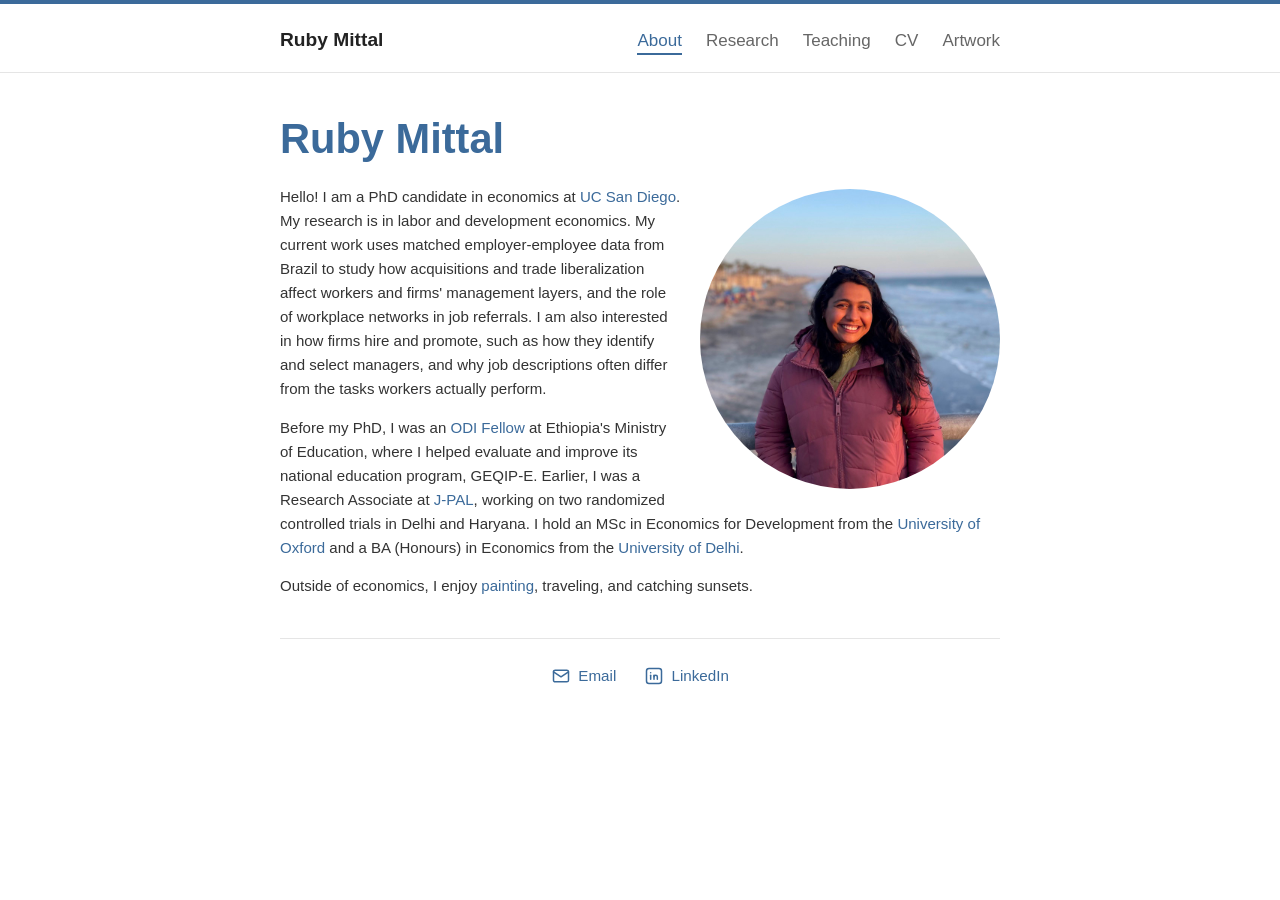
<file: index.html>
<!DOCTYPE html>
<html lang="en">
<head>
  <meta charset="utf-8">
  <meta name="viewport" content="width=device-width, initial-scale=1">
  <title>Ruby Mittal | Economics PhD Candidate, UC San Diego</title>
  <meta name="description" content="Ruby Mittal, PhD candidate in Economics at UC San Diego.">
  <!-- Link previews (WhatsApp, iMessage, Slack, LinkedIn, etc.) -->
  <meta property="og:type" content="website">
  <meta property="og:url" content="https://ruby-mittal.github.io/">
  <meta property="og:title" content="Ruby Mittal | Economics PhD Candidate, UC San Diego">
  <meta property="og:description" content="PhD candidate in Economics at UC San Diego, working in labor and development economics.">
  <meta property="og:image" content="https://ruby-mittal.github.io/images/headshot-circle.jpg">
  <meta property="og:image:alt" content="Photo of Ruby Mittal">
  <meta name="twitter:card" content="summary">
  <link rel="stylesheet" href="style.css">
</head>
<body>
  <header class="site-header">
    <nav class="nav" aria-label="Main">
      <a class="nav-name" href="index.html">Ruby Mittal</a>
      <ul class="nav-links">
        <li><a href="index.html" aria-current="page">About</a></li>
        <li><a href="research.html">Research</a></li>
        <li><a href="teaching.html">Teaching</a></li>
        <li><a href="files/Ruby_Mittal_CV.pdf" target="_blank" rel="noopener">CV</a></li>
        <li><a href="art.html">Artwork</a></li>
      </ul>
    </nav>
  </header>

  <main>
    <div class="intro">
      <div class="intro-text">
        <h1 class="home-name page-title">Ruby Mittal</h1>

        <!-- To change the photo: replace images/headshot-circle.jpg (a square crop works best) -->
        <img class="headshot" src="images/headshot-circle.jpg" alt="Photo of Ruby Mittal" width="300" height="300">

        <div class="bio">
          <p>Hello! I am a PhD candidate in economics at <a href="https://economics.ucsd.edu/" target="_blank" rel="noopener">UC San Diego</a>. My research is in labor and development economics. My current work uses matched employer-employee data from Brazil to study how acquisitions and trade liberalization affect workers and firms' management layers, and the role of workplace networks in job referrals. I am also interested in how firms hire and promote, such as how they identify and select managers, and why job descriptions often differ from the tasks workers actually perform.</p>
          <p>Before my PhD, I was an <a href="https://odi.org/en/fellowship-scheme/" target="_blank" rel="noopener">ODI Fellow</a> at Ethiopia's Ministry of Education, where I helped evaluate and improve its national education program, <span class="nowrap">GEQIP-E</span>. Earlier, I was a Research Associate at <a href="https://www.povertyactionlab.org/j-pal-south-asia" target="_blank" rel="noopener">J-PAL</a>, working on two randomized controlled trials in Delhi and Haryana. I hold an MSc in Economics for Development from the <a href="https://www.ox.ac.uk/" target="_blank" rel="noopener">University of Oxford</a> and a BA (Honours) in Economics from the <a href="https://www.du.ac.in/" target="_blank" rel="noopener">University of Delhi</a>.</p>
          <p>Outside of economics, I enjoy <a href="art.html">painting</a>, traveling, and catching sunsets.</p>
        </div>
      </div>
    </div>

    <ul class="contact-links">
      <li>
        <a href="mailto:rumittal@ucsd.edu">
          <svg viewBox="0 0 24 24" fill="none" stroke="currentColor" stroke-width="1.8" stroke-linecap="round" stroke-linejoin="round" aria-hidden="true"><rect x="3" y="5" width="18" height="14" rx="2"/><path d="M3 7l9 6 9-6"/></svg>
          Email
        </a>
      </li>
      <li>
        <a href="https://www.linkedin.com/in/ruby-mittal" target="_blank" rel="noopener">
          <svg viewBox="0 0 24 24" fill="none" stroke="currentColor" stroke-width="1.8" stroke-linecap="round" stroke-linejoin="round" aria-hidden="true"><rect x="3" y="3" width="18" height="18" rx="3"/><path d="M8 11v5"/><path d="M8 8v.01"/><path d="M12 16v-5"/><path d="M16 16v-3a2 2 0 0 0-4 0"/></svg>
          LinkedIn
        </a>
      </li>
    </ul>
  </main>

  <script src="script.js"></script>
</body>
</html>
</file>
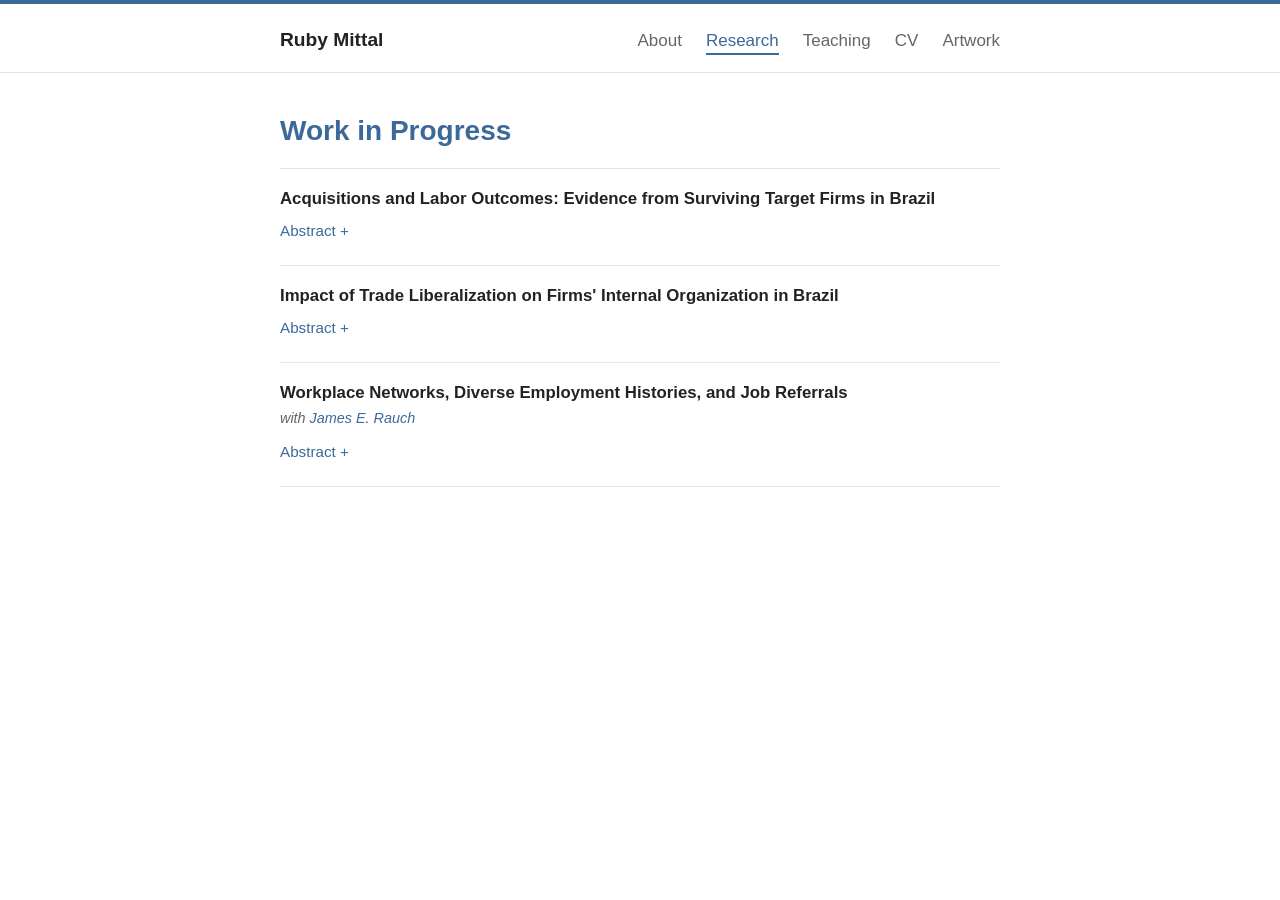
<file: research.html>
<!DOCTYPE html>
<html lang="en">
<head>
  <meta charset="utf-8">
  <meta name="viewport" content="width=device-width, initial-scale=1">
  <title>Research | Ruby Mittal</title>
  <link rel="stylesheet" href="style.css">
</head>
<body>
  <header class="site-header">
    <nav class="nav" aria-label="Main">
      <a class="nav-name" href="index.html">Ruby Mittal</a>
      <ul class="nav-links">
        <li><a href="index.html">About</a></li>
        <li><a href="research.html" aria-current="page">Research</a></li>
        <li><a href="teaching.html">Teaching</a></li>
        <li><a href="files/Ruby_Mittal_CV.pdf" target="_blank" rel="noopener">CV</a></li>
        <li><a href="art.html">Artwork</a></li>
      </ul>
    </nav>
  </header>

  <main>
    <h1 class="page-title">Work in Progress</h1>

    <!-- To add an abstract: replace the text inside <p class="abstract" ...> for that paper. -->

    <article class="paper">
      <h2 class="paper-title">Acquisitions and Labor Outcomes: Evidence from Surviving Target Firms in Brazil</h2>
      <button class="abstract-toggle" type="button" aria-expanded="false" aria-controls="abstract-1">Abstract</button>
      <p class="abstract" id="abstract-1" hidden>Using Brazil's ownership registry linked to matched employer-employee records, I study the impact of acquisitions where target firms survive as separate legal entities. Matched event-study estimates show significant post-acquisition gains in employment and average wages, and a strengthening of the management layer.</p>
    </article>

    <article class="paper">
      <h2 class="paper-title">Impact of Trade Liberalization on Firms' Internal Organization in Brazil</h2>
      <button class="abstract-toggle" type="button" aria-expanded="false" aria-controls="abstract-2">Abstract</button>
      <p class="abstract" id="abstract-2" hidden>Exploiting variation in import tariff cuts across industries in 1990s Brazil, I estimate a long-run difference-in-differences regression on firms' internal organization. I find no change in the number of hierarchical layers, but employment losses concentrate at the bottom layer.</p>
    </article>

    <article class="paper">
      <h2 class="paper-title">Workplace Networks, Diverse Employment Histories, and Job Referrals</h2>
      <p class="paper-coauthors">with <a href="https://econweb.ucsd.edu/~jrauch/" target="_blank" rel="noopener">James E. Rauch</a></p>
      <button class="abstract-toggle" type="button" aria-expanded="false" aria-controls="abstract-3">Abstract</button>
      <p class="abstract" id="abstract-3" hidden>We study whether diversity in coworkers' employment histories expands job referral opportunities for workers displaced by plant shutdowns. Specifically, we test whether displaced workers disproportionately find jobs in industries and municipalities where a former coworker previously worked.</p>
    </article>
  </main>

  <script src="script.js"></script>
</body>
</html>
</file>
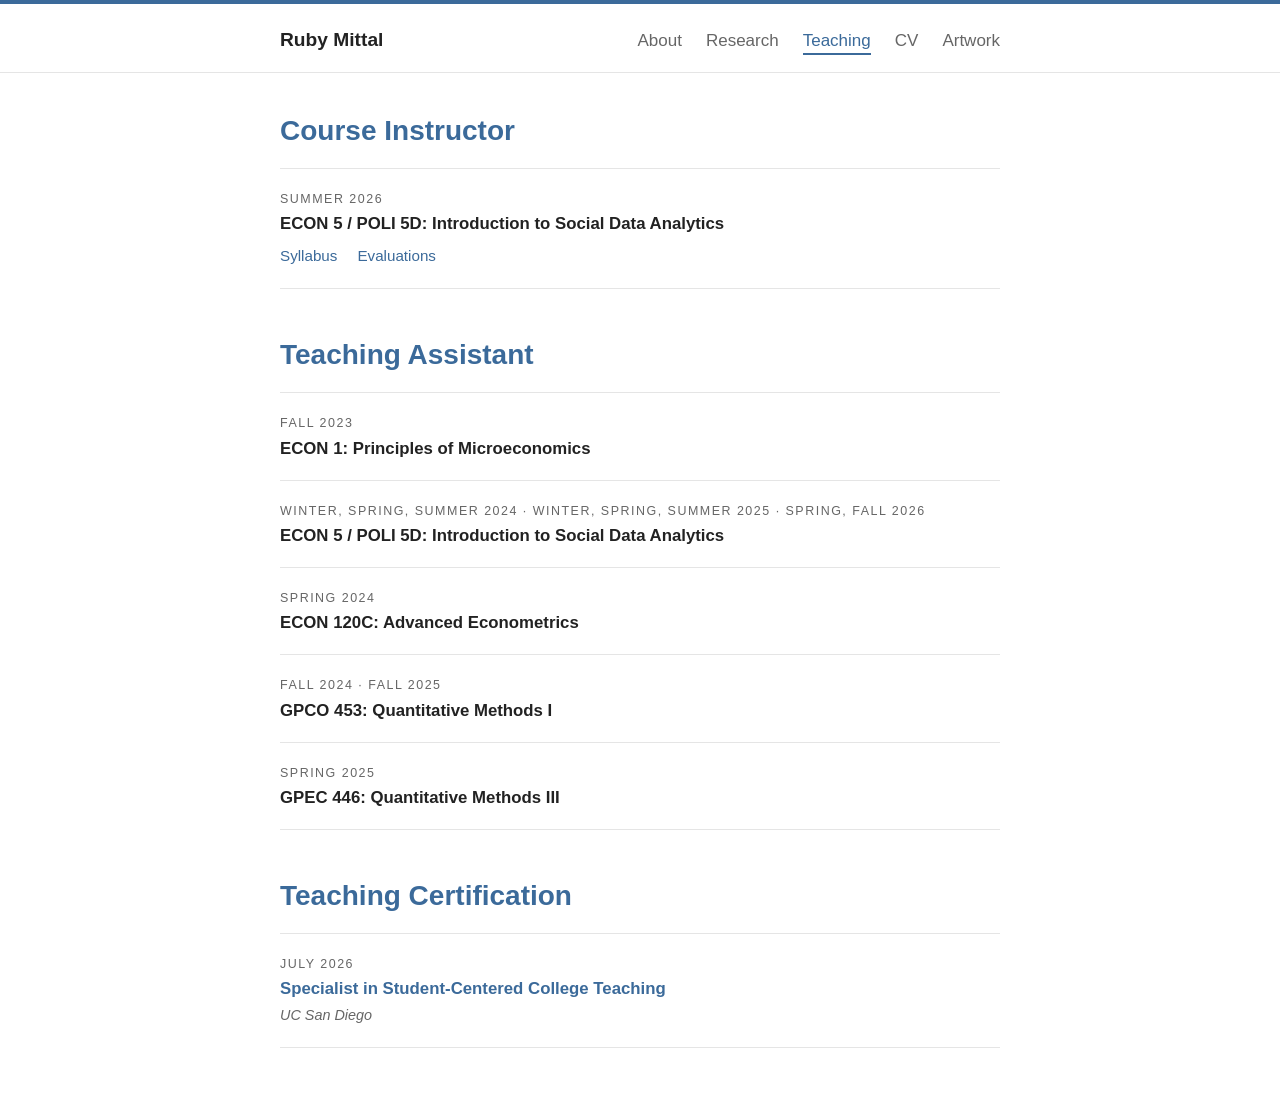
<file: teaching.html>
<!DOCTYPE html>
<html lang="en">
<head>
  <meta charset="utf-8">
  <meta name="viewport" content="width=device-width, initial-scale=1">
  <title>Teaching | Ruby Mittal</title>
  <link rel="stylesheet" href="style.css">
</head>
<body>
  <header class="site-header">
    <nav class="nav" aria-label="Main">
      <a class="nav-name" href="index.html">Ruby Mittal</a>
      <ul class="nav-links">
        <li><a href="index.html">About</a></li>
        <li><a href="research.html">Research</a></li>
        <li><a href="teaching.html" aria-current="page">Teaching</a></li>
        <li><a href="files/Ruby_Mittal_CV.pdf" target="_blank" rel="noopener">CV</a></li>
        <li><a href="art.html">Artwork</a></li>
      </ul>
    </nav>
  </header>

  <main>
    <h1 class="visually-hidden">Teaching</h1>

    <section class="teaching-section">
      <h2 class="section-title">Course Instructor</h2>
      <article class="paper">
        <p class="entry-when">Summer 2026</p>
        <h3 class="paper-title">ECON 5 / POLI 5D: Introduction to Social Data Analytics</h3>
        <p class="entry-links"><a href="files/teaching/ECON5_Summer2026_Syllabus.pdf" target="_blank" rel="noopener">Syllabus</a>
          <a href="files/teaching/ECON5_Summer2026_Evaluations.pdf" target="_blank" rel="noopener">Evaluations</a></p>
      </article>
    </section>

    <section class="teaching-section">
      <h2 class="section-title">Teaching Assistant</h2>
      <article class="paper">
        <p class="entry-when">Fall 2023</p>
        <h3 class="paper-title">ECON 1: Principles of Microeconomics</h3>
      </article>
      <article class="paper">
        <p class="entry-when">Winter, Spring, Summer 2024 · Winter, Spring, Summer 2025 · Spring, Fall 2026</p>
        <h3 class="paper-title">ECON 5 / POLI 5D: Introduction to Social Data Analytics</h3>
      </article>
      <article class="paper">
        <p class="entry-when">Spring 2024</p>
        <h3 class="paper-title">ECON 120C: Advanced Econometrics</h3>
      </article>
      <article class="paper">
        <p class="entry-when">Fall 2024 · Fall 2025</p>
        <h3 class="paper-title">GPCO 453: Quantitative Methods I</h3>
      </article>
      <article class="paper">
        <p class="entry-when">Spring 2025</p>
        <h3 class="paper-title">GPEC 446: Quantitative Methods III</h3>
      </article>
    </section>

    <section class="teaching-section">
      <h2 class="section-title">Teaching Certification</h2>
      <article class="paper">
        <p class="entry-when">July 2026</p>
        <h3 class="paper-title"><a href="https://app.issuebadge.com/v/2970LWW64" target="_blank" rel="noopener">Specialist in Student-Centered College Teaching</a></h3>
        <p class="entry-meta">UC San Diego</p>
      </article>
    </section>
  </main>

  <script src="script.js"></script>
</body>
</html>
</file>
<file: style.css>
/* Shared stylesheet for every page. Colors live in :root so they are easy to change. */

:root {
  --text: #333;
  --heading: #222;
  --muted: #666;
  --accent: #3b6a9a;      /* muted blue: links, current tab, hover */
  --accent-dark: #2c5078; /* accent on hover */
  --line: #e5e5e5;
  --placeholder: #e9e9e9;
  --page-width: 760px;
}

*,
*::before,
*::after {
  box-sizing: border-box;
}

html {
  -webkit-text-size-adjust: 100%;
}

body {
  margin: 0;
  background: #fff;
  color: var(--text);
  font-family: -apple-system, BlinkMacSystemFont, "Segoe UI", Roboto, "Helvetica Neue", Arial, sans-serif;
  font-size: 17px;
  line-height: 1.65;
}

img {
  max-width: 100%;
  display: block;
}

a {
  color: var(--accent);
  text-decoration: none;
}

a:hover {
  color: var(--accent-dark);
  text-decoration: underline;
}

a:focus-visible,
button:focus-visible {
  outline: 2px solid var(--accent);
  outline-offset: 3px;
  border-radius: 2px;
}

h1,
h2,
h3 {
  color: var(--heading);
  font-weight: 600;
  line-height: 1.25;
}

h1 {
  font-size: 2rem;
  margin: 0 0 1.5rem;
}

/* One shared style for page and section headings
   ("Work in Progress", "Course Instructor", "Teaching Assistant", "Artwork") */
.page-title,
.section-title {
  color: var(--accent);
  font-size: 1.75rem;
  font-weight: 600;
  line-height: 1.25;
  margin: 0 0 1.25rem;
}

h2 {
  font-size: 1.25rem;
  margin: 2.25rem 0 0.75rem;
}

/* Hidden on screen but read by screen readers */
.visually-hidden {
  position: absolute;
  width: 1px;
  height: 1px;
  overflow: hidden;
  clip: rect(0 0 0 0);
  white-space: nowrap;
}

/* ---------- Top navigation ---------- */

.site-header {
  border-top: 4px solid var(--accent); /* thin blue strip across the top */
  border-bottom: 1px solid var(--line);
}

.nav {
  max-width: var(--page-width);
  margin: 0 auto;
  padding: 1.25rem 1.25rem 1rem;
  display: flex;
  flex-wrap: wrap;
  align-items: baseline;
  justify-content: space-between;
  gap: 0.5rem 1.5rem;
}

.nav-name {
  color: var(--heading);
  font-size: 1.2rem;
  font-weight: 600;
}

.nav-name:hover {
  color: var(--heading);
  text-decoration: none;
}

.nav-links {
  display: flex;
  flex-wrap: wrap;
  gap: 0.25rem 1.5rem;
  margin: 0;
  padding: 0;
  list-style: none;
}

.nav-links a {
  color: var(--muted);
  padding-bottom: 0.2rem;
  border-bottom: 2px solid transparent;
}

.nav-links a:hover {
  color: var(--accent);
  text-decoration: none;
}

.nav-links a[aria-current="page"] {
  color: var(--accent);
  border-bottom-color: var(--accent);
}

/* ---------- Page content ---------- */

main {
  max-width: var(--page-width);
  margin: 0 auto;
  padding: 2.5rem 1.25rem 4rem;
}

/* ---------- Home ---------- */

.home-name {
  font-size: 2.6rem;
  margin-bottom: 1.25rem;
}

/* The photo floats right and the bio text wraps around its round edge */
.intro {
  display: flow-root;
}

.headshot {
  float: right;
  width: 300px;
  height: 300px;
  margin: 0.25rem 0 1rem 1.5rem;
  object-fit: cover;
  border-radius: 50%;
  shape-outside: ellipse(50% 60%); /* taller than the photo, so the text curves gently */
  shape-margin: 1rem;
  background: var(--placeholder);
}

.bio {
  font-size: 0.94rem;
  line-height: 1.6;
}

.bio p {
  margin: 0 0 0.9rem;
}

.bio p:last-child {
  margin-bottom: 0;
}

.contact-links {
  display: flex;
  flex-wrap: wrap;
  justify-content: center;
  gap: 0.75rem 1.75rem;
  margin: 2.5rem 0 0;
  padding: 1.5rem 0 0;
  border-top: 1px solid var(--line);
  list-style: none;
}

.contact-links a {
  display: inline-flex;
  align-items: center;
  gap: 0.45rem;
  font-size: 0.95rem;
}

.contact-links svg {
  width: 20px;
  height: 20px;
  flex-shrink: 0;
}

/* ---------- Research ---------- */

.paper {
  padding: 1.25rem 0;
  border-bottom: 1px solid var(--line);
}

.paper:first-of-type {
  border-top: 1px solid var(--line);
}

.paper-title {
  margin: 0;
  font-size: 1.05rem;
  font-weight: 600;
  color: var(--heading);
}

.paper-coauthors,
.entry-meta {
  margin: 0.2rem 0 0;
  color: var(--muted);
  font-size: 0.9rem;
  font-style: italic;
}

.abstract-toggle {
  margin-top: 0.5rem;
  padding: 0;
  border: 0;
  background: none;
  color: var(--accent);
  font: inherit;
  font-size: 0.95rem;
  cursor: pointer;
}

.abstract-toggle:hover {
  color: var(--accent-dark);
  text-decoration: underline;
}

.abstract-toggle::after {
  content: " +";
}

.abstract-toggle[aria-expanded="true"]::after {
  content: " -";
}

.abstract {
  margin: 0.5rem 0 0;
  color: var(--text);
  font-size: 0.97rem;
}

/* ---------- Teaching (entries reuse .paper styles) ---------- */

.teaching-section + .teaching-section {
  margin-top: 3rem;
}

/* Small all-caps line above each course, e.g. "WINTER 2023 · SPRING 2023" */
.entry-when {
  margin: 0 0 0.3rem;
  color: var(--muted);
  font-size: 0.78rem;
  font-weight: 500;
  letter-spacing: 0.12em;
  text-transform: uppercase;
}

.entry-links {
  display: flex;
  gap: 1.25rem;
  margin: 0.5rem 0 0;
  font-size: 0.95rem;
}

/* ---------- Art grid ---------- */

.art-grid {
  display: grid;
  grid-template-columns: repeat(3, 1fr);
  gap: 1.5rem 1rem;
  margin: 0;
  padding: 0;
  list-style: none;
}

.art-grid figure {
  margin: 0;
}

.art-thumb {
  display: block;
  width: 100%;
  padding: 0;
  border: 0;
  background: var(--placeholder);
  cursor: zoom-in;
}

.art-thumb img {
  width: 100%;
  aspect-ratio: 1 / 1;
  object-fit: cover;
  transition: opacity 0.15s;
}

.art-thumb:hover img {
  opacity: 0.85;
}

.art-grid figcaption {
  margin-top: 0.4rem;
  text-align: center;
  font-size: 0.85rem;
  color: var(--muted);
}

/* ---------- Lightbox ---------- */

.lightbox {
  width: 100%;
  height: 100%;
  max-width: none;
  max-height: none;
  margin: 0;
  padding: 0;
  border: 0;
  background: transparent;
}

.lightbox::backdrop {
  background: rgba(20, 20, 20, 0.88);
}

.lightbox-inner {
  height: 100%;
  display: flex;
  align-items: center;
  justify-content: center;
  padding: 3.5rem 4.5rem;
}

.lightbox figure {
  margin: 0;
  text-align: center;
}

.lightbox img {
  max-width: 100%;
  max-height: calc(100vh - 9rem);
  margin: 0 auto;
  object-fit: contain;
  background: var(--placeholder);
}

.lightbox figcaption {
  margin-top: 0.75rem;
  color: #eee;
  font-size: 0.95rem;
}

.lightbox-btn {
  position: fixed;
  border: 0;
  background: none;
  color: #fff;
  font-size: 2.25rem;
  line-height: 1;
  padding: 0.5rem 0.75rem;
  cursor: pointer;
  opacity: 0.8;
}

.lightbox-btn:hover {
  opacity: 1;
}

.lightbox-btn:focus-visible {
  outline-color: #fff;
}

.lightbox-close {
  top: 0.75rem;
  right: 0.75rem;
}

.lightbox-prev {
  left: 0.5rem;
  top: 50%;
  transform: translateY(-50%);
}

.lightbox-next {
  right: 0.5rem;
  top: 50%;
  transform: translateY(-50%);
}

/* ---------- Phones and small tablets ---------- */

@media (max-width: 640px) {
  body {
    font-size: 16px;
  }

  .nav {
    flex-direction: column;
    align-items: flex-start;
  }

  main {
    padding-top: 1.75rem;
  }

  .home-name {
    font-size: 2.1rem;
    margin-bottom: 1.5rem;
  }

  .headshot {
    float: none;
    width: 180px;
    height: 180px;
    margin: 0 auto 1.5rem;
  }

  .home-name {
    text-align: center;
  }

  .art-grid {
    grid-template-columns: repeat(2, 1fr);
  }

  .lightbox-inner {
    padding: 3.5rem 0.75rem;
  }

  .lightbox-prev,
  .lightbox-next {
    top: auto;
    bottom: 0.75rem;
    transform: none;
  }
}

.nowrap {
  white-space: nowrap;
}
</file>
